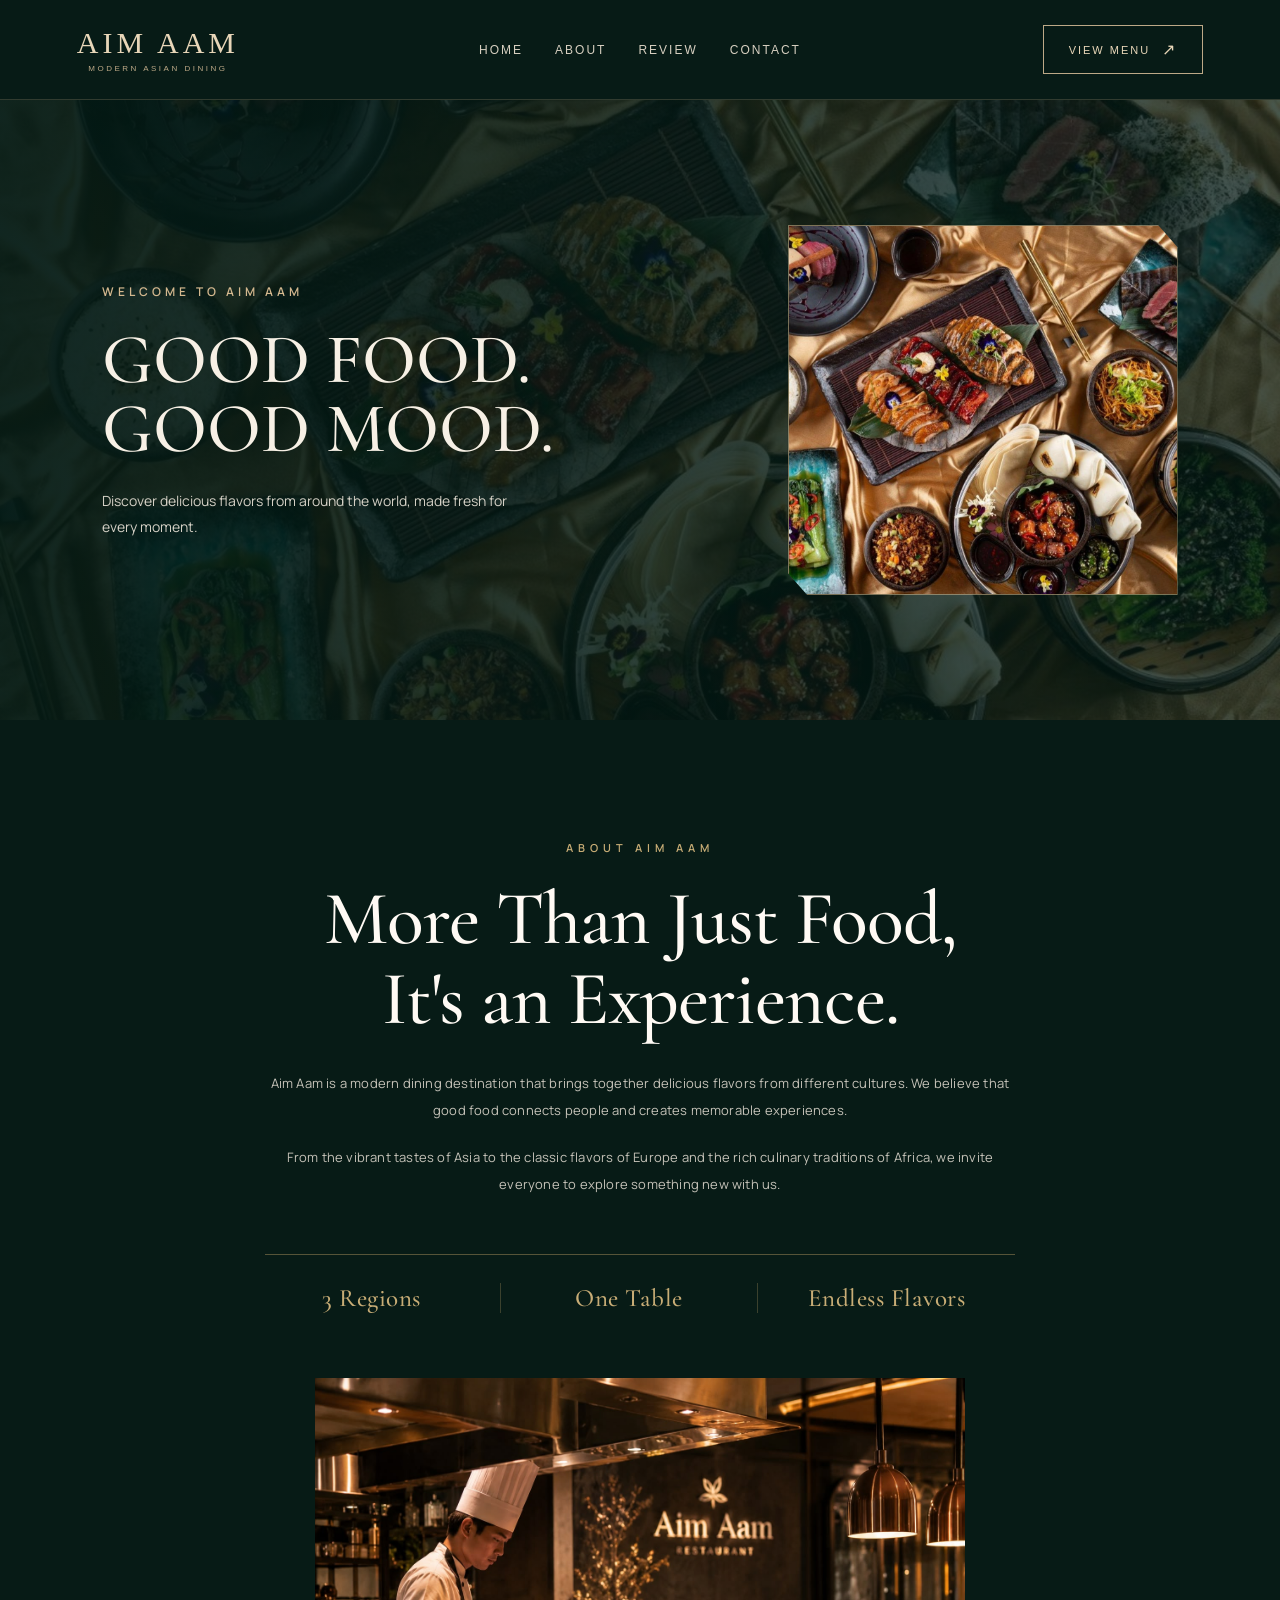
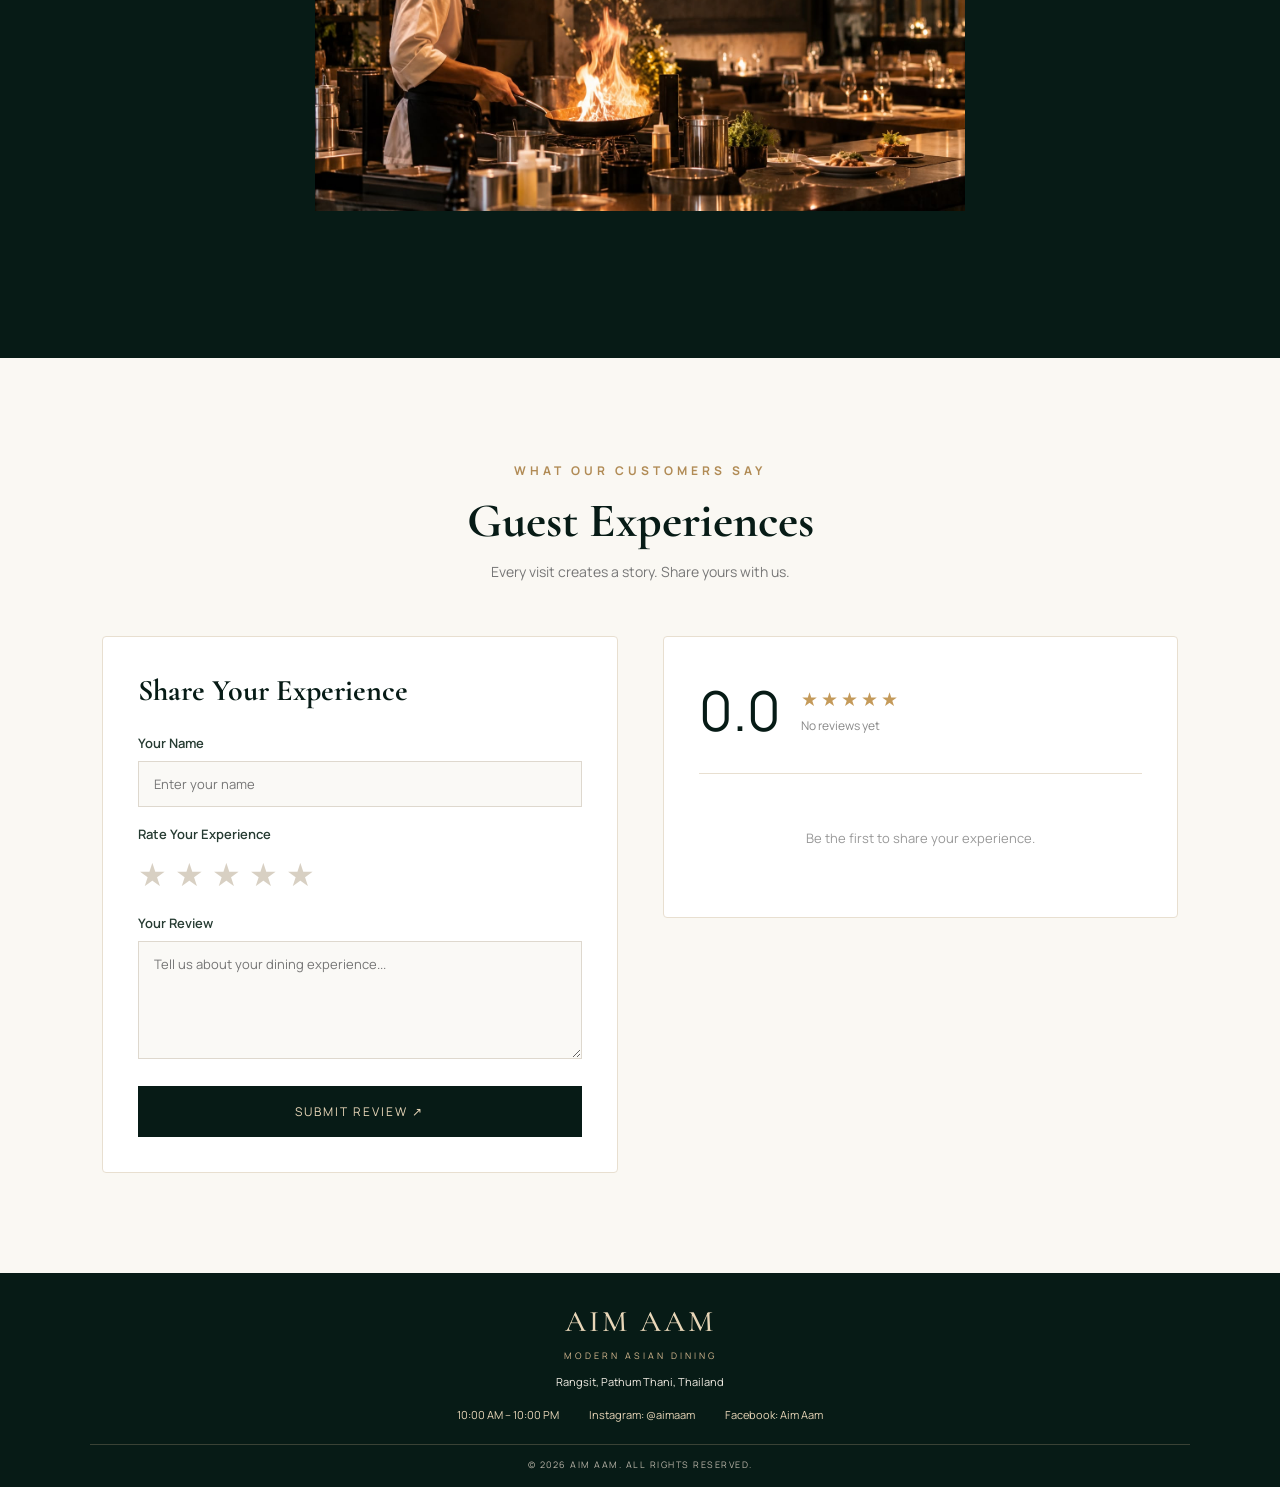
<file: index.html>
<!DOCTYPE html>
<html lang="en">

<head>
    <meta charset="UTF-8">
    <meta name="viewport" content="1200">
    <title>Aim Aam | Modern Asian Dining</title>
    <link rel="stylesheet" href="style.css">
</head>

<body>

    <!-- LUXURY HEADER -->
<header class="header">

    <!-- BRAND LOGO -->
    <a href="#home" class="logo">
        <span class="logo-main">AIM AAM</span>
        <span class="logo-sub">MODERN ASIAN DINING</span>
    </a>

    <!-- NAVIGATION -->
    <nav class="navbar">
        <a href="#home">HOME</a>
        <a href="#about">ABOUT</a>
         <a href="#reviews">REVIEW</a>
        <a href="#contact">CONTACT</a>
    </nav>

    <!-- MENU BUTTON -->
    <a href="menu.html" class="header-menu-button">
        VIEW MENU <span>↗</span>
    </a>

</header>

<!-- HERO SECTION -->
<section class="hero-section" id="home">

    <div class="hero-content">

        <span>WELCOME TO AIM AAM</span>

        <h1>Good Food.<br>Good Mood.</h1>

        <p>
            Discover delicious flavors from around the world,
            made fresh for every moment.
        </p>

    </div>

    <div class="hero-image">
        <img src="images/hero-food.jpeg" alt="Aim Aam Delicious Food">
    </div>

</section>


      <!-- REGION MENU CONTENT -->
<div id="regionContent" class="region-content" style="display: none;">

    <button id="backToRegions" class="back-button">
        ← Back to Regions
    </button>

    <div id="regionTitle"></div>

    <div class="region-layout">

        <!-- FOOD MENU -->
        <div class="region-food-area">
            <div id="regionFoodGrid" class="food-grid"></div>
        </div>

        <!-- MY CART -->
        <section class="cart-section" id="cart">

            <div class="cart-heading">
                <span>YOUR ORDER</span>
                <h2>My Cart</h2>
                <p>Review your selected dishes before checkout.</p>
            </div>

            <div class="cart-container">

                <div id="cartItems">
                    <p class="empty-cart">
                        Your cart is currently empty.
                    </p>
                </div>

                <div class="cart-summary">
                    <h3>Order Summary</h3>

                    <div class="cart-total-row">
                        <span>Total</span>
                        <span id="cartTotal">฿0</span>
                    </div>

                    <button id="checkoutButton" class="checkout-button" disabled>
                        Proceed to Checkout
                    </button>
                </div>

            </div>

        </section>

    </div>

</div>

    <!-- =================================
     CHECKOUT SECTION
================================= -->

<section class="checkout-section" id="checkout" style="display: none;">

    <div class="checkout-heading">
        <span>COMPLETE YOUR ORDER</span>
        <h2>Checkout</h2>
        <p>Please enter your information to continue.</p>
    </div>

    <div class="checkout-container">

        <div class="checkout-form">

            <h3>Customer Information</h3>

            <label for="customerName">Full Name</label>
            <input type="text" id="customerName" placeholder="Enter your name">

            <label for="customerPhone">Phone Number</label>
            <input type="tel" id="customerPhone" placeholder="Enter your phone number">

            <div class="checkout-divider"></div>

            <h3>How would you like to receive your order?</h3>

            <label for="orderType">Order Type</label>
            <select id="orderType">
                <option value="">Select order type</option>
                <option value="dine-in">Dine-in</option>
                <option value="takeaway">Takeaway</option>
                <option value="delivery">Delivery</option>
            </select>

            <!-- DINE-IN DETAILS -->
            <div id="dineInDetails" style="display: none;">
                <label for="tableNumber">Table Number</label>
                <input type="text" id="tableNumber" placeholder="Enter your table number">
            </div>

            <!-- TAKEAWAY DETAILS -->
            <div id="takeawayDetails" style="display: none;">
                <label for="pickupTime">Pickup Time</label>
                <input type="time" id="pickupTime">
            </div>

            <!-- DELIVERY DETAILS -->
            <div id="deliveryDetails" style="display: none;">
                <label for="deliveryAddress">Delivery Address</label>
                <textarea id="deliveryAddress" placeholder="Enter your full delivery address"></textarea>
            </div>

            <button type="button" id="placeOrderButton">
                Place Order
            </button>

        </div>

    </div>

</section>
<!-- ABOUT SECTION -->
<section class="about-section" id="about">

    <div class="about-container">

        <!-- LEFT: ABOUT CONTENT -->
        <div class="about-content">

            <span class="about-label">ABOUT AIM AAM</span>

            <h2>More Than Just Food,<br>
                It's an Experience.</h2>

            <p>
                Aim Aam is a modern dining destination that brings
                together delicious flavors from different cultures.
                We believe that good food connects people and creates
                memorable experiences.
            </p>

            <p>
                From the vibrant tastes of Asia to the classic flavors
                of Europe and the rich culinary traditions of Africa,
                we invite everyone to explore something new with us.
            </p>

            <div class="about-highlight">
                <span>3 Regions</span>
                <span>One Table</span>
                <span>Endless Flavors</span>
            </div>

        </div>

        <!-- RIGHT: ABOUT IMAGE -->
        <div class="about-image">
            <img src="images/about-food.png" alt="Aim Aam Chef Cooking">
        </div>

    </div>

</section>

<!-- CUSTOMER REVIEWS SECTION -->
<section class="reviews-section" id="reviews">

    <div class="reviews-heading">
        <span>WHAT OUR CUSTOMERS SAY</span>
        <h2>Guest Experiences</h2>
        <p>Every visit creates a story. Share yours with us.</p>
    </div>

    <div class="reviews-container">

        <!-- REVIEW FORM -->
        <div class="review-form">

            <h3>Share Your Experience</h3>

            <label for="reviewName">Your Name</label>
            <input
                type="text"
                id="reviewName"
                placeholder="Enter your name"
            >

            <label>Rate Your Experience</label>

            <div class="rating-stars" id="ratingStars">
                <button type="button" data-rating="1" aria-label="1 star">★</button>
                <button type="button" data-rating="2" aria-label="2 stars">★</button>
                <button type="button" data-rating="3" aria-label="3 stars">★</button>
                <button type="button" data-rating="4" aria-label="4 stars">★</button>
                <button type="button" data-rating="5" aria-label="5 stars">★</button>
            </div>

            <label for="reviewComment">Your Review</label>
            <textarea
                id="reviewComment"
                rows="5"
                placeholder="Tell us about your dining experience..."
            ></textarea>

            <button type="button" id="submitReview">
                SUBMIT REVIEW ↗
            </button>

        </div>

        <!-- REVIEW DISPLAY -->
        <div class="review-display">

            <div class="review-summary">
                <span class="review-average" id="reviewAverage">0.0</span>
                <div>
                    <div class="review-average-stars">★★★★★</div>
                    <p id="reviewCount">No reviews yet</p>
                </div>
            </div>

            <div id="reviewsList" class="reviews-list">
                <p class="no-reviews">
                    Be the first to share your experience.
                </p>
            </div>

        </div>

    </div>

</section>


<!-- CONTACT FOOTER -->
<footer class="contact-section" id="contact">

    <div class="footer-brand">
        <h2>AIM AAM</h2>
        <span>MODERN ASIAN DINING</span>
        <p>Rangsit, Pathum Thani, Thailand</p>
    </div>

    <div class="footer-details">
        <span>10:00 AM – 10:00 PM</span>
        <span>Instagram: @aimaam</span>
        <span>Facebook: Aim Aam</span>
    </div>

    <div class="footer-bottom">
        © 2026 AIM AAM. ALL RIGHTS RESERVED.
    </div>

</footer>

    <!-- JAVASCRIPT -->
    <script src="script.js"></script>

</body>
</html>
</file>
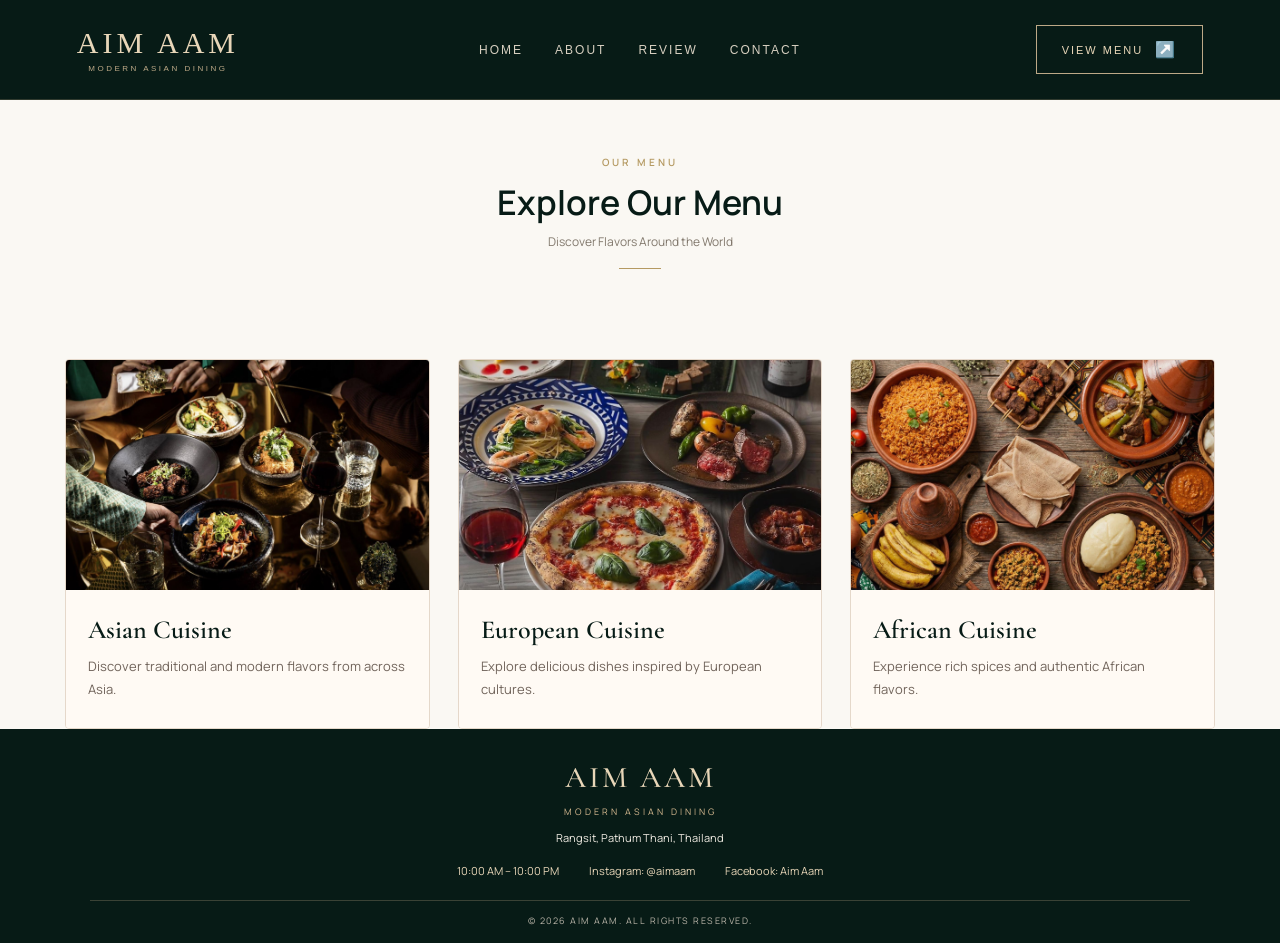
<file: menu.html>
<!DOCTYPE html>
<html lang="en">

<head>
    <meta charset="UTF-8">
    <meta name="viewport" content="width=device-width, initial-scale=1.0">
    <title>Menu | Aim Aam - Modern Asian Dining</title>
    <link rel="stylesheet" href="style.css">
</head>

<body>

    <!-- LUXURY HEADER -->
    <header class="header">

        <a href="index.html" class="logo">
            <span class="logo-main">AIM AAM</span>
            <span class="logo-sub">MODERN ASIAN DINING</span>
        </a>

        <nav class="navbar">
            <a href="index.html">HOME</a>
            <a href="index.html#about">ABOUT</a>
             <a href="index.html#reviews">REVIEW</a>
            <a href="index.html#contact">CONTACT</a>
        </nav>

        <a href="#regionSelection" class="header-menu-button">
            VIEW MENU <span>↗️</span>
        </a>

    </header>

    <!-- MENU HEADING -->
    <div class="menu-heading">
        <span>OUR MENU</span>
        <h2>Explore Our Menu</h2>
        <p>Discover Flavors Around the World</p>
        <div class="menu-heading-line"></div>
    </div>

    <!-- REGION SELECTION -->
    <div class="food-grid" id="regionSelection">

        <div class="food-card region-card" data-region="asian">
            <img src="images/Asian Cuisine.jpeg" alt="Asian Cuisine">
            <div class="food-info">
                <h3>Asian Cuisine</h3>
                <p>Discover traditional and modern flavors from across Asia.</p>
            </div>
        </div>

        <div class="food-card region-card" data-region="european">
            <img src="images/European Cuisine.jpeg" alt="European Cuisine">
            <div class="food-info">
                <h3>European Cuisine</h3>
                <p>Explore delicious dishes inspired by European cultures.</p>
            </div>
        </div>

        <div class="food-card region-card" data-region="african">
            <img src="images/African Cuisine.jpeg" alt="African Cuisine">
            <div class="food-info">
                <h3>African Cuisine</h3>
                <p>Experience rich spices and authentic African flavors.</p>
            </div>
        </div>

    </div>

    <!-- REGION MENU CONTENT -->
    <div id="regionContent" class="region-content" style="display: none;">

        <button id="backToRegions" class="back-button">
            ← Back to Regions
        </button>

        <div id="regionTitle"></div>

        <div class="region-layout">

            <div class="region-food-area">
                <div id="regionFoodGrid" class="food-grid"></div>
            </div>

            <!-- SHOPPING CART -->
            <section class="cart-section" id="cart">

                <div class="cart-heading">
                    <span>YOUR ORDER</span>
                    <h2>My Cart</h2>
                    <p>Review your selected dishes before checkout.</p>
                </div>

                <div class="cart-container">

                    <div id="cartItems">
                        <p class="empty-cart">
                            Your cart is currently empty.
                        </p>
                    </div>

                    <div class="cart-summary">
                        <h3>Order Summary</h3>

                        <div class="cart-total-row">
                            <span>Total</span>
                            <span id="cartTotal">฿0</span>
                        </div>

                        <button id="checkoutButton" class="checkout-button" disabled>
                            Proceed to Checkout
                        </button>
                    </div>

                </div>

            </section>

        </div>

    </div>

    <!-- CHECKOUT -->
    <section class="checkout-section" id="checkout" style="display: none;">

        <div class="checkout-heading">
            <span>COMPLETE YOUR ORDER</span>
            <h2>Checkout</h2>
            <p>Please enter your information to continue.</p>
        </div>

        <div class="checkout-container">

            <div class="checkout-form">

                <h3>Customer Information</h3>

                <label for="customerName">Full Name</label>
                <input type="text" id="customerName" placeholder="Enter your name">

                <label for="customerPhone">Phone Number</label>
                <input type="tel" id="customerPhone" placeholder="Enter your phone number">

                <div class="checkout-divider"></div>

                <h3>How would you like to receive your order?</h3>

                <label for="orderType">Order Type</label>
                <select id="orderType">
                    <option value="">Select order type</option>
                    <option value="dine-in">Dine-in</option>
                    <option value="takeaway">Takeaway</option>
                    <option value="delivery">Delivery</option>
                </select>

                <div id="dineInDetails" style="display: none;">
                    <label for="tableNumber">Table Number</label>
                    <input type="text" id="tableNumber" placeholder="Enter your table number">
                </div>

                <div id="takeawayDetails" style="display: none;">
                    <label for="pickupTime">Pickup Time</label>
                    <input type="time" id="pickupTime">
                </div>

                <div id="deliveryDetails" style="display: none;">
                    <label for="deliveryAddress">Delivery Address</label>
                    <textarea id="deliveryAddress" placeholder="Enter your full delivery address"></textarea>
                </div>

                <button type="button" id="placeOrderButton">
                    Place Order
                </button>

            </div>

        </div>

    </section>

    <!-- FOOTER -->
    <footer class="contact-section">

        <div class="footer-brand">
            <h2>AIM AAM</h2>
            <span>MODERN ASIAN DINING</span>
            <p>Rangsit, Pathum Thani, Thailand</p>
        </div>

        <div class="footer-details">
            <span>10:00 AM – 10:00 PM</span>
            <span>Instagram: @aimaam</span>
            <span>Facebook: Aim Aam</span>
        </div>

        <div class="footer-bottom">
            © 2026 AIM AAM. ALL RIGHTS RESERVED.
        </div>

    </footer>

    <!-- JAVASCRIPT -->
    <script src="menu-data.js"></script>
    <script src="menu.js"></script>

</body>
</html>
</file>
<file: style.css>
/* =========================
   1. GLOBAL - AIM AAM
========================= */

@import url('https://fonts.googleapis.com/css2?family=Cormorant+Garamond:wght@400;500;600;700&family=Manrope:wght@400;500;600;700&display=swap');

* {
    margin: 0;
    padding: 0;
    box-sizing: border-box;
}

html {
    scroll-behavior: smooth;
}

body {
    width: 100%;
    font-family: 'Manrope', sans-serif;
    background-color: #faf8f3;
    color: #29251f;
    overflow-x: hidden;
}

h1, h2, h3 {
    font-family: 'Cormorant Garamond', serif;
}


/* =========================
   2. LUXURY HEADER
========================= */

.header {
    width: 100%;
    min-height: 100px;
    padding: 15px 6%;
    display: grid;
    grid-template-columns: 1fr auto 1fr;
    align-items: center;
    gap: 25px;
    background: #071b16;
    border-bottom: 1px solid rgba(212, 184, 143, 0.2);
    position: relative;
    z-index: 100;
}

/* BRAND LOGO */

.logo {
    justify-self: start;
    display: flex;
    flex-direction: column;
    align-items: center;
    text-decoration: none;
    gap: 4px;
}

.logo-main {
    font-family: "Times New Roman", serif;
    font-size: 30px;
    font-weight: 400;
    letter-spacing: 4px;
    color: #e8d6b8;
}

.logo-sub {
    font-family: Arial, sans-serif;
    font-size: 8px;
    letter-spacing: 2.5px;
    color: #bda987;
}

/* NAVIGATION */

.navbar {
    justify-self: center;
    display: flex;
    align-items: center;
    justify-content: center;
    gap: 32px;
    white-space: nowrap;
}

.navbar a {
    position: relative;
    text-decoration: none;
    color: #d8d0c1;
    font-family: Arial, sans-serif;
    font-size: 12px;
    letter-spacing: 2px;
    transition: color 0.3s ease;
}

.navbar a::after {
    content: "";
    position: absolute;
    left: 0;
    bottom: -8px;
    width: 0;
    height: 1px;
    background: #d4b88f;
    transition: width 0.3s ease;
}

.navbar a:hover {
    color: #f5dfb9;
}

.navbar a:hover::after {
    width: 100%;
}

/* VIEW MENU BUTTON */

.header-menu-button {
    justify-self: end;
    display: inline-flex;
    align-items: center;
    gap: 12px;
    padding: 14px 25px;
    border: 1px solid #bda987;
    background: transparent;
    color: #e8d6b8;
    text-decoration: none;
    font-family: Arial, sans-serif;
    font-size: 11px;
    letter-spacing: 2px;
    white-space: nowrap;
    transition: all 0.35s ease;
}

.header-menu-button span {
    font-size: 16px;
    transition: transform 0.3s ease;
}

.header-menu-button:hover {
    background: rgba(212, 184, 143, 0.15);
    border-color: #fff0d0;
    color: #fff4df;
    box-shadow:
        0 0 12px rgba(212, 184, 143, 0.3),
        0 0 28px rgba(212, 184, 143, 0.15);
}

.header-menu-button:hover span {
    transform: translate(3px, -3px);
}

.header-menu-button:active {
    transform: scale(0.96);
    background: rgba(212, 184, 143, 0.25);
    box-shadow: 0 0 25px rgba(212, 184, 143, 0.5);
}


/* =========================
   3. LUXURY HERO SECTION
========================= */

.hero-section {
    position: relative;
    width: 100%;
    min-height: 620px;
    padding: 85px 8%;
    display: flex;
    align-items: center;
    justify-content: space-between;
    gap: 65px;

    background:
        linear-gradient(
            90deg,
            rgba(2, 25, 20, 0.94),
            rgba(2, 25, 20, 0.72)
        ),
        url("images/hero-food.jpeg") center/cover no-repeat;

    overflow: hidden;
}

/* HERO TEXT */

.hero-content {
    position: relative;
    z-index: 2;
    flex: 1 1 50%;
    min-width: 0;
    max-width: 550px;
    padding: 0;
}

.hero-content span {
    display: inline-block;
    color: #d4b88f;
    font-size: 12px;
    font-weight: 600;
    letter-spacing: 4px;
    margin-bottom: 25px;
}

.hero-content h1 {
    font-family: 'Cormorant Garamond', serif;
    font-size: clamp(55px, 5.5vw, 78px);
    line-height: 0.98;
    font-weight: 500;
    color: #f7f0e5;
    margin-bottom: 25px;
    text-align: left;
    text-transform: uppercase;
}

.hero-content p {
    font-size: 14px;
    line-height: 1.9;
    color: #d4d0c5;
    max-width: 410px;
    text-align: left;
    margin-bottom: 0;
}

/* EDITORIAL FOOD IMAGE */

.hero-image {
    position: relative;
    z-index: 2;
    flex: 0 0 390px;
    width: 390px;
    max-width: 42%;
    height: 370px;
    overflow: hidden;

    border: 1px solid rgba(212, 184, 143, 0.55);

    box-shadow:
        12px 12px 0 rgba(212, 184, 143, 0.12),
        0 20px 45px rgba(0, 0, 0, 0.35);

    clip-path: polygon(
        0 0,
        95% 0,
        100% 6%,
        100% 100%,
        5% 100%,
        0 94%
    );
}

.hero-image img {
    display: block;
    width: 100%;
    height: 100%;
    object-fit: cover;
    object-position: center;
    border-radius: 0;
}

/* =========================
   AIM AAM - LUXURY ABOUT
========================= */

.about-section {
    position: relative;
    width: 100%;
    padding: 120px 8%;
    background: #071b16;
    overflow: hidden;
}

.about-content {
    position: relative;
    max-width: 1050px;
    margin: 0 auto;
    padding: 20px 0;
}

/* ABOUT LABEL */

.about-label {
    display: inline-block;
    color: #c8ad76;
    font-family: 'Manrope', sans-serif;
    font-size: 11px;
    font-weight: 600;
    letter-spacing: 5px;
    margin-bottom: 28px;
}

/* MAIN HEADING */

.about-content h2 {
    color: #fffaf4;
    font-family: 'Cormorant Garamond', serif;
    font-size: clamp(48px, 6vw, 76px);
    font-weight: 500;
    line-height: 1.05;
    letter-spacing: -1px;
    margin-bottom: 35px;
}

/* DESCRIPTION */

.about-content p {
    max-width: 680px;
    color: #c5c2b8;
    font-family: 'Manrope', sans-serif;
    font-size: 13px;
    font-weight: 400;
    line-height: 2.1;
    letter-spacing: 0.2px;
    margin-bottom: 18px;
}

/* HIGHLIGHT DETAILS */

.about-highlight {
    display: flex;
    flex-wrap: wrap;
    gap: 0;
    max-width: 750px;
    margin-top: 55px;
    padding-top: 28px;
    border-top: 1px solid rgba(181, 154, 98, 0.45);
}

.about-highlight span {
    flex: 1;
    min-width: 150px;
    color: #c8ad76;
    font-family: 'Cormorant Garamond', serif;
    font-size: 25px;
    font-weight: 500;
    letter-spacing: 0.5px;
    padding: 0 22px;
    border-right: 1px solid rgba(181, 154, 98, 0.3);
}

.about-highlight span:first-child {
    padding-left: 0;
}

.about-highlight span:last-child {
    border-right: none;
}

/* RESPONSIVE */

@media (max-width: 600px) {
    .about-section {
        padding: 80px 7%;
    }

    .about-content h2 {
        font-size: 46px;
    }

    .about-content p {
        font-size: 12px;
    }

    .about-highlight {
        gap: 20px;
        margin-top: 35px;
    }

    .about-highlight span {
        min-width: 100%;
        padding: 0 0 15px;
        border-right: none;
        border-bottom: 1px solid rgba(181, 154, 98, 0.25);
        font-size: 23px;
    }
}
/* =========================
   5. MINIMAL LUXURY FOOTER
========================= */

.contact-section {
    width: 100%;
    padding: 30px 7% 16px;
    background: #071b16;
    text-align: center;
}

.footer-brand h2 {
    color: #e8d6b8;
    font-family: 'Cormorant Garamond', serif;
    font-size: 30px;
    font-weight: 500;
    letter-spacing: 3px;
    margin: 0 0 2px;
}

.footer-brand span {
    color: #d4b88f;
    font-family: 'Manrope', sans-serif;
    font-size: 9px;
    letter-spacing: 3px;
}

.footer-brand p {
    color: #f3eee5;
    font-family: 'Manrope', sans-serif;
    font-size: 11px;
    margin: 10px 0 18px;
}

.footer-details {
    display: flex;
    justify-content: center;
    align-items: center;
    flex-wrap: wrap;
    gap: 12px 30px;
    margin-bottom: 22px;
}

.footer-details span {
    color: #e8d6b8;
    font-family: 'Manrope', sans-serif;
    font-size: 11px;
}

.footer-bottom {
    border-top: 1px solid rgba(212, 184, 143, 0.25);
    padding-top: 13px;
    color: #b9b4a8;
    font-family: 'Manrope', sans-serif;
    font-size: 9px;
    letter-spacing: 1.5px;
}

@media (max-width: 600px) {
    .contact-section {
        padding: 25px 6% 14px;
    }

    .footer-details {
        flex-direction: column;
        gap: 9px;
        margin-bottom: 18px;
    }
}

/* =========================
   REGION SELECTION CARDS
========================= */

#regionSelection {
    display: grid;
    grid-template-columns: repeat(3, minmax(0, 1fr));
    gap: 28px;
    width: 100%;
    max-width: 1150px;
    margin: 55px auto 0;
    align-items: stretch;
}

.region-card {
    position: relative;
    display: flex;
    flex-direction: column;
    width: 100%;
    min-width: 0;
    overflow: hidden;
    background: #fffaf4;
    border: 1px solid #e5d8ca;
    border-radius: 4px;
    cursor: pointer;
    transition: transform 0.35s ease, box-shadow 0.35s ease;
}

.region-card:hover {
    transform: translateY(-8px);
    box-shadow: 0 18px 35px rgba(7, 27, 22, 0.15);
}

.region-card > img {
    display: block;
    width: 100%;
    height: 230px;
    object-fit: cover;
    object-position: center;
    flex: none;
    transition: transform 0.5s ease;
}

.region-card:hover > img {
    transform: scale(1.04);
}

.region-card .food-info {
    padding: 24px 22px 26px;
    text-align: left;
    background: #fffaf4;
    flex: 1;
}

.region-card .food-info h3 {
    color: #071b16;
    font-family: 'Cormorant Garamond', serif;
    font-size: 26px;
    font-weight: 600;
    margin-bottom: 10px;
}

.region-card .food-info p {
    color: #71645b;
    font-size: 13px;
    line-height: 1.8;
}


/* =========================
   REGION RESPONSIVE
========================= */

@media (max-width: 850px) {
    #regionSelection {
        grid-template-columns: repeat(3, minmax(0, 1fr));
        gap: 18px;
    }

    .region-card > img {
        height: 190px;
    }

    .region-card .food-info {
        padding: 16px;
    }

    .region-card .food-info h3 {
        font-size: 20px;
    }
}
/* =========================
   FOOD MENU CARDS - COMPACT
========================= */

#regionFoodGrid {
    display: grid;
    grid-template-columns: repeat(3, minmax(0, 1fr));
    grid-auto-rows: auto;
    gap: 18px;
    width: 100%;
    align-items: start;
}

#regionFoodGrid .food-card {
    display: flex;
    flex-direction: column;
    width: 100%;
    min-width: 0;
    min-height: 0;
    height: 100%;
    overflow: hidden;
    background: #fffaf4;
    border: 1px solid #e5d8ca;
    border-radius: 4px;
}

#regionFoodGrid .food-card > img {
    display: block;
    width: 100%;
    height: 145px;
    min-height: 145px;
    object-fit: cover;
    object-position: center;
}

#regionFoodGrid .food-card .food-info {
    display: flex;
    flex-direction: column;
    flex: 1;
    padding: 14px;
}

#regionFoodGrid .food-card .food-info h3 {
    min-height: 0;
    font-size: 19px;
    margin-bottom: 7px;
}

#regionFoodGrid .food-card .food-info p {
    min-height: 0;
    font-size: 12px;
    line-height: 1.6;
    margin-bottom: 8px;
}

#regionFoodGrid .food-card .food-info span {
    margin-top: auto;
    display: block;
    padding-top: 8px;
}

#regionFoodGrid .food-card .add-cart-button {
    width: 100%;
    margin-top: 10px;
    padding: 10px;
}

/* TABLET */

@media (max-width: 850px) {
    #regionFoodGrid {
        grid-template-columns: repeat(2, minmax(0, 1fr));
        gap: 14px;
    }

    #regionFoodGrid .food-card > img {
        height: 135px;
        min-height: 135px;
    }
}

/* MOBILE */

@media (max-width: 550px) {
    #regionFoodGrid {
        grid-template-columns: repeat(2, minmax(0, 1fr));
        gap: 10px;
    }

    #regionFoodGrid .food-card > img {
        height: 110px;
        min-height: 110px;
    }

    #regionFoodGrid .food-card .food-info {
        padding: 10px;
    }

    #regionFoodGrid .food-card .food-info h3 {
        font-size: 16px;
    }
}

/* =========================
   FOOD MENU RESPONSIVE
========================= */

@media (max-width: 850px) {
    #regionFoodGrid {
        grid-template-columns: repeat(3, minmax(0, 1fr));
        gap: 16px;
    }

    #regionFoodGrid .food-card {
        min-height: 400px;
    }

    #regionFoodGrid .food-card > img {
        height: 160px;
        min-height: 160px;
    }

    #regionFoodGrid .food-card .food-info {
        padding: 12px;
    }

    #regionFoodGrid .food-card .food-info h3 {
        font-size: 15px;
        min-height: 50px;
    }

    #regionFoodGrid .food-card .food-info p {
        font-size: 12px;
        min-height: 65px;
    }

    #regionFoodGrid .food-card .add-cart-button {
        font-size: 12px;
        padding: 10px 5px;
    }
}

/* =========================
   LUXURY MENU HEADING
========================= */

.menu-section {
    padding-top: 100px;
}

.menu-section .menu-heading {
    width: 100%;
    max-width: 700px;
    margin: 0 auto 65px;
    text-align: center;
    position: relative;
}

.menu-section .menu-heading span {
    display: inline-block;
    color: #b59a62;
    font-family: 'Manrope', sans-serif;
    font-size: 11px;
    font-weight: 600;
    letter-spacing: 5px;
    text-transform: uppercase;
    margin-bottom: 20px;
}

.menu-section .menu-heading span::after {
    content: "";
    display: block;
    width: 42px;
    height: 1px;
    background: #b59a62;
    margin: 16px auto 0;
}

.menu-section .menu-heading h2 {
    color: #071b16;
    font-family: 'Cormorant Garamond', serif;
    font-size: clamp(42px, 5vw, 60px);
    font-weight: 500;
    line-height: 1.05;
    letter-spacing: -1px;
    margin: 0 0 18px;
}

.menu-section .menu-heading p {
    color: #81776d;
    font-family: 'Manrope', sans-serif;
    font-size: 13px;
    font-weight: 400;
    line-height: 1.9;
    letter-spacing: 0.3px;
    max-width: 450px;
    margin: 0 auto;
}

@media (max-width: 600px) {
    .menu-section {
        padding-top: 70px;
    }

    .menu-section .menu-heading {
        margin-bottom: 40px;
        padding: 0 18px;
    }

    .menu-section .menu-heading h2 {
        font-size: 42px;
    }

    .menu-section .menu-heading span {
        letter-spacing: 4px;
    }
}
/* =========================
   LUXURY ADD TO CART BUTTON
========================= */

#regionFoodGrid .add-cart-button {
    width: 100%;
    min-height: 46px;
    margin-top: 18px;
    padding: 12px 20px;

    background: #071b16;
    color: #c8ad76;

    border: 1px solid #a88d5b;
    border-radius: 2px;

    font-family: 'Manrope', sans-serif;
    font-size: 11px;
    font-weight: 600;
    letter-spacing: 2px;
    text-transform: uppercase;

    cursor: pointer;
    transition: all 0.35s ease;
}

#regionFoodGrid .add-cart-button:hover {
    background: #b59a62;
    color: #071b16;
    border-color: #b59a62;
    box-shadow: 0 6px 18px rgba(181, 154, 98, 0.2);
    transform: translateY(-2px);
}

#regionFoodGrid .add-cart-button:active {
    transform: translateY(0);
    box-shadow: none;
}
/* =========================
   6. SHOPPING CART SECTION
========================= */

.cart-section {
    background: #f5eee5;
    padding: 90px 10%;
}

.cart-heading {
    text-align: center;
    margin-bottom: 45px;
}

.cart-heading span {
    color: #b86f50;
    font-size: 13px;
    font-weight: 700;
    letter-spacing: 3px;
}

.cart-heading h2 {
    color: #3b3029;
    font-size: 38px;
    margin: 15px 0;
}

.cart-heading p {
    color: #71645b;
    font-size: 15px;
}

.cart-container {
    display: grid;
    grid-template-columns: 2fr 1fr;
    gap: 30px;
    max-width: 1100px;
    margin: auto;
    align-items: start;
}

#cartItems {
    background: #fffaf4;
    padding: 30px;
    border-radius: 18px;
    min-height: 180px;
}

.empty-cart {
    color: #8a7b70;
    text-align: center;
    padding: 45px 10px;
    font-size: 15px;
}

.cart-summary {
    background: #fffaf4;
    padding: 30px;
    border-radius: 18px;
}

.cart-summary h3 {
    color: #3b3029;
    font-size: 21px;
    margin-bottom: 25px;
}

.cart-total-row {
    display: flex;
    justify-content: space-between;
    border-top: 1px solid #e5d8ca;
    padding-top: 20px;
    margin-bottom: 25px;
    color: #3b3029;
    font-weight: 700;
    font-size: 18px;
}

.checkout-button {
    width: 100%;
    background: #b86f50;
    color: white;
    border: none;
    padding: 15px;
    border-radius: 10px;
    font-size: 15px;
    font-weight: 600;
    cursor: pointer;
    transition: 0.3s;
}

.checkout-button:hover:not(:disabled) {
    background: #96553b;
}

.checkout-button:disabled {
    background: #c9b7aa;
    cursor: not-allowed;
}


/* =========================
   7. CART ITEM DESIGN
========================= */

.cart-item {
    display: flex;
    align-items: center;
    justify-content: space-between;
    gap: 18px;
    padding: 20px 0;
    border-bottom: 1px solid #e5d8ca;
    flex-wrap: wrap;
}

.cart-item:last-child {
    border-bottom: none;
}

.cart-item-info {
    flex: 1;
    min-width: 150px;
}

.cart-item-info h4 {
    color: #3b3029;
    font-size: 16px;
    margin-bottom: 7px;
}

.cart-item-info p {
    color: #8a7b70;
    font-size: 13px;
    margin: 0;
}

.cart-item-controls {
    display: flex;
    align-items: center;
    gap: 10px;
}

.quantity-button {
    width: 30px;
    height: 30px;
    border: 1px solid #d9b8a6;
    background: #fffaf4;
    color: #96553b;
    border-radius: 8px;
    font-size: 18px;
    cursor: pointer;
    transition: 0.3s;
}

.quantity-button:hover {
    background: #b86f50;
    color: white;
}

.cart-item-controls span {
    min-width: 18px;
    text-align: center;
    color: #3b3029;
    font-weight: 600;
}

.remove-button {
    background: transparent;
    border: none;
    color: #b86f50;
    font-size: 13px;
    cursor: pointer;
    text-decoration: underline;
}

.remove-button:hover {
    color: #7d3f2b;
}

.cart-item > strong {
    color: #3b3029;
    min-width: 70px;
    text-align: right;
}


/* =========================
   8. CHECKOUT SECTION
========================= */

.checkout-section {
    background: #f5eee5;
    padding: 90px 10%;
    min-height: 500px;
}

.checkout-heading {
    text-align: center;
    margin-bottom: 45px;
}

.checkout-heading span {
    color: #b86f50;
    font-size: 13px;
    font-weight: 700;
    letter-spacing: 3px;
}

.checkout-heading h2 {
    color: #3b3029;
    font-size: 38px;
    margin: 15px 0;
}

.checkout-heading p {
    color: #71645b;
    font-size: 15px;
}

.checkout-container {
    max-width: 750px;
    margin: auto;
}

.checkout-form {
    background: #fffaf4;
    padding: 40px;
    border-radius: 18px;
    box-shadow: 0 8px 25px rgba(59, 48, 41, 0.06);
}

.checkout-form h3 {
    color: #3b3029;
    font-size: 21px;
    margin-bottom: 25px;
}

.checkout-form label {
    display: block;
    color: #5d4d43;
    font-size: 14px;
    font-weight: 600;
    margin-bottom: 9px;
    margin-top: 20px;
}

.checkout-form input,
.checkout-form select,
.checkout-form textarea {
    width: 100%;
    padding: 14px 16px;
    border: 1px solid #e5d8ca;
    border-radius: 10px;
    background: #ffffff;
    color: #3b3029;
    font-size: 14px;
    outline: none;
    transition: 0.3s;
    font-family: inherit;
}

.checkout-form input:focus,
.checkout-form select:focus,
.checkout-form textarea:focus {
    border-color: #b86f50;
    box-shadow: 0 0 0 3px rgba(184, 111, 80, 0.12);
}

.checkout-form textarea {
    min-height: 110px;
    resize: vertical;
}

.checkout-divider {
    height: 1px;
    background: #e5d8ca;
    margin: 35px 0;
}

#dineInDetails,
#takeawayDetails,
#deliveryDetails {
    margin-top: 20px;
}

#placeOrderButton {
    width: 100%;
    margin-top: 35px;
    padding: 16px;
    background: #b86f50;
    color: white;
    border: none;
    border-radius: 10px;
    font-size: 15px;
    font-weight: 700;
    cursor: pointer;
    transition: 0.3s;
}

#placeOrderButton:hover {
    background: #96553b;
}


/* =========================
   9. TABLET RESPONSIVE
========================= */

@media (max-width: 850px) {

    /* HEADER */

    .header {
        grid-template-columns: 1fr 1fr;
        row-gap: 20px;
        padding: 20px 5%;
    }

    .logo {
        justify-self: start;
    }

    .header-menu-button {
        justify-self: end;
    }

    .navbar {
        grid-column: 1 / -1;
        grid-row: 2;
        justify-self: center;
        gap: 22px;
    }

    /* HERO */

    .hero-section {
        min-height: 560px;
        padding: 75px 6%;
        gap: 35px;
    }

    .hero-content {
        flex: 1 1 55%;
        max-width: 55%;
    }

    .hero-content h1 {
        font-size: clamp(44px, 6vw, 62px);
    }

    .hero-image {
        flex: 0 1 36%;
        width: 36%;
        max-width: 36%;
        height: 330px;
    }

    /* MENU */

    .menu-heading h2 {
        font-size: 30px;
    }

    .food-grid {
        grid-template-columns: repeat(2, minmax(0, 1fr));
    }

}


/* =========================
   10. MOBILE RESPONSIVE
========================= */

@media (max-width: 600px) {

    /* HEADER */

    .header {
        grid-template-columns: 1fr auto;
        padding: 18px 4%;
        column-gap: 10px;
        row-gap: 18px;
    }

    .logo-main {
        font-size: 23px;
        letter-spacing: 3px;
    }

    .logo-sub {
        font-size: 7px;
        letter-spacing: 1.5px;
    }

    .header-menu-button {
        padding: 10px 12px;
        font-size: 9px;
        gap: 6px;
    }

    .navbar {
        grid-column: 1 / -1;
        grid-row: 2;
        gap: 15px;
        flex-wrap: wrap;
    }

    .navbar a {
        font-size: 10px;
        letter-spacing: 1px;
    }

    /* HERO */

    .hero-section {
        min-height: auto;
        flex-direction: column;
        align-items: flex-start;
        padding: 65px 7%;
        gap: 35px;
    }

    .hero-content {
        width: 100%;
        max-width: 100%;
        flex: none;
    }

    .hero-content h1 {
        font-size: 48px;
    }

    .hero-content p {
        max-width: 100%;
    }

    .hero-image {
        flex: none;
        width: 100%;
        max-width: 100%;
        height: 300px;
        align-self: center;
    }

    /* MENU */

    .food-grid {
        grid-template-columns: 1fr;
    }

    .menu-section {
        padding: 55px 6%;
    }

    /* ABOUT */

    .about-section {
        padding: 70px 7%;
    }

    .about-content h2 {
        font-size: 30px;
    }

    .about-content p {
        font-size: 14px;
    }

    .about-highlight {
        gap: 12px;
    }

    /* CONTACT */

    .contact-container {
        grid-template-columns: 1fr;
    }

    .contact-heading h2 {
        font-size: 30px;
    }

    .contact-section {
        padding: 65px 7%;
    }

    /* CART */

    .cart-section {
        padding: 65px 7%;
    }

    .cart-container {
        grid-template-columns: 1fr;
    }

    .cart-heading h2 {
        font-size: 30px;
    }

    /* CART ITEM */

    .cart-item {
        align-items: flex-start;
    }

    .cart-item-controls {
        flex-wrap: wrap;
    }

    .cart-item > strong {
        width: 100%;
        text-align: left;
    }

    /* CHECKOUT */

    .checkout-section {
        padding: 65px 7%;
    }

    .checkout-heading h2 {
        font-size: 30px;
    }

    .checkout-form {
        padding: 25px 20px;
    }

}


/* =========================
   11. SMALL MOBILE
========================= */

@media (max-width: 400px) {

    .logo-main {
        font-size: 20px;
    }

    .logo-sub {
        font-size: 6px;
    }

    .header-menu-button {
        padding: 9px 10px;
        font-size: 8px;
    }

    .navbar {
        gap: 12px;
    }

    .navbar a {
        font-size: 9px;
    }

    .hero-content h1 {
        font-size: 42px;
    }

    .hero-image {
        height: 260px;
    }

}
/* =========================
   REGION MENU + SIDE CART
========================= */

#regionContent .region-layout {
    display: grid;
    grid-template-columns: minmax(0, 1fr) 320px;
    gap: 35px;
    align-items: start;
    width: 100%;
    margin-top: 30px;
}

#regionContent .region-food-area {
    min-width: 0;
}

#regionContent #regionFoodGrid {
    grid-template-columns: repeat(2, minmax(0, 1fr));
    gap: 24px;
}

/* SIDE CART */

#regionContent .cart-section {
    display: block;
    width: 100%;
    min-width: 0;
    margin: 0;
    padding: 25px 20px;
    position: sticky;
    top: 25px;
    background: #fffaf4;
    border: 1px solid #e5d8ca;
    border-radius: 4px;
}

#regionContent .cart-heading {
    text-align: left;
    margin-bottom: 25px;
}

#regionContent .cart-heading h2 {
    font-family: 'Cormorant Garamond', serif;
    font-size: 36px;
    color: #071b16;
}

#regionContent .cart-heading span {
    color: #b59a62;
    letter-spacing: 3px;
    font-size: 10px;
}

#regionContent .cart-heading p {
    font-size: 12px;
    line-height: 1.7;
}

#regionContent .cart-container {
    display: flex;
    flex-direction: column;
    gap: 25px;
}

#regionContent .cart-summary {
    width: 100%;
}

/* TABLET AND MOBILE */

@media (max-width: 900px) {
    #regionContent .region-layout {
        grid-template-columns: 1fr;
    }

    #regionContent .cart-section {
        position: static;
        max-width: 100%;
    }
}

@media (max-width: 600px) {
    #regionContent #regionFoodGrid {
        grid-template-columns: 1fr;
    }
}
/* =========================
   AIM AAM - PREMIUM BACK BUTTON
========================= */

#regionContent button#backToRegions {
    display: inline-flex !important;
    align-items: center !important;
    justify-content: center !important;
    gap: 14px !important;

    width: auto !important;
    min-width: 190px;
    height: 48px;
    padding: 0 24px !important;
    margin: 15px 0 30px !important;

    background: #071b16 !important;
    color: #c8ad76 !important;

    border: 1px solid #b59a62 !important;
    border-radius: 2px !important;
    box-shadow: 0 5px 15px rgba(7, 27, 22, 0.10);

    font-family: 'Manrope', sans-serif !important;
    font-size: 10px !important;
    font-weight: 600 !important;
    letter-spacing: 2.5px !important;
    text-transform: uppercase !important;

    cursor: pointer;
    transition: all 0.35s ease !important;
}

#regionContent button#backToRegions:hover {
    background: #b59a62 !important;
    color: #071b16 !important;
    border-color: #b59a62 !important;
    box-shadow: 0 8px 22px rgba(181, 154, 98, 0.25);
    transform: translateY(-2px);
}

#regionContent button#backToRegions:active {
    transform: translateY(0);
}
/* ================================
   AIM AAM - CUSTOMER REVIEWS
================================ */

.reviews-section {
    padding: 100px 8%;
    background: #faf8f3;
}

.reviews-heading {
    text-align: center;
    margin-bottom: 55px;
}

.reviews-heading span {
    color: #b18b55;
    font-size: 12px;
    letter-spacing: 4px;
    font-weight: 700;
}

.reviews-heading h2 {
    font-family: 'Cormorant Garamond', serif;
    font-size: 48px;
    color: #071b16;
    margin: 12px 0;
}

.reviews-heading p {
    color: #777;
    font-size: 14px;
}

.reviews-container {
    max-width: 1100px;
    margin: auto;
    display: grid;
    grid-template-columns: 1fr 1fr;
    gap: 45px;
    align-items: start;
}

.review-form,
.review-display {
    background: #fff;
    padding: 35px;
    border: 1px solid #e8dfd0;
    border-radius: 4px;
}

.review-form h3 {
    font-family: 'Cormorant Garamond', serif;
    font-size: 30px;
    color: #071b16;
    margin-bottom: 25px;
}

.review-form label {
    display: block;
    color: #263b32;
    font-size: 13px;
    font-weight: 600;
    margin: 18px 0 9px;
}

.review-form input,
.review-form textarea {
    width: 100%;
    padding: 13px 15px;
    border: 1px solid #ded8ce;
    background: #faf9f6;
    font-family: 'Manrope', sans-serif;
    font-size: 13px;
    outline: none;
    resize: vertical;
}

.review-form input:focus,
.review-form textarea:focus {
    border-color: #b18b55;
}

.rating-stars {
    display: flex;
    gap: 8px;
}

.rating-stars button {
    border: none;
    background: none;
    color: #d8d0c3;
    font-size: 32px;
    cursor: pointer;
    transition: 0.25s;
}

.rating-stars button.active,
.rating-stars button:hover {
    color: #c49a5a;
}

#submitReview {
    width: 100%;
    margin-top: 22px;
    padding: 16px;
    border: 1px solid #071b16;
    background: #071b16;
    color: #e8d6b8;
    font-size: 12px;
    letter-spacing: 2px;
    cursor: pointer;
    transition: 0.3s;
}

#submitReview:hover {
    background: #b18b55;
    border-color: #b18b55;
    color: #fff;
}

.review-summary {
    display: flex;
    align-items: center;
    gap: 20px;
    padding-bottom: 25px;
    border-bottom: 1px solid #e8dfd0;
}

.review-average {
    font-family: 'Cormorant Garamond', serif;
    font-size: 55px;
    color: #071b16;
}

.review-average-stars {
    color: #c49a5a;
    letter-spacing: 3px;
    font-size: 19px;
}

.review-summary p {
    color: #888;
    font-size: 12px;
    margin-top: 5px;
}

.reviews-list {
    padding-top: 20px;
}

.no-reviews {
    color: #999;
    font-size: 13px;
    text-align: center;
    padding: 35px 10px;
}

/* MOBILE RESPONSIVE */

@media (max-width: 768px) {

    .reviews-section {
        padding: 70px 6%;
    }

    .reviews-heading h2 {
        font-size: 38px;
    }

    .reviews-container {
        grid-template-columns: 1fr;
        gap: 25px;
    }

    .review-form,
    .review-display {
        padding: 25px;
    }

}
/* CUSTOMER REVIEWS - FONT */
.reviews-section,
.reviews-section * {
    font-family: 'Manrope', sans-serif;
}

/* MENU SECTION HEADING */

.menu-heading {
    width: 100%;
    text-align: center;
    padding: 55px 20px 35px;
}

.menu-heading span {
    display: block;
    color: #b59a62;
    font-family: 'Manrope', sans-serif;
    font-size: 10px;
    font-weight: 600;
    letter-spacing: 3px;
    margin-bottom: 10px;
}

.menu-heading h2 {
    color: #071b16;
    font-family: 'Manrope', sans-serif;
    font-size: 34px;
    font-weight: 600;
    margin: 0 0 8px;
}

.menu-heading p {
    color: #82796d;
    font-family: 'Manrope', sans-serif;
    font-size: 12px;
    margin: 0;
}

.menu-heading-line {
    width: 42px;
    height: 1px;
    background: #b59a62;
    margin: 18px auto 0;
}

@media (max-width: 600px) {
    .menu-heading {
        padding: 40px 15px 28px;
    }

    .menu-heading h2 {
        font-size: 28px;
    }
}
<!-- ABOUT SECTION -->
<section class="about-section" id="about">

  /* FIX ABOUT IMAGE BESIDE STORY */

.about-container {
    display: grid !important;
    grid-template-columns: 0.9fr 1fr !important;
    align-items: center !important;
    gap: 65px !important;
    max-width: 1200px;
    width: 100%;
    margin: 0 auto;
    padding: 100px 8%;
}

.about-image {
    display: block !important;
    width: 100% !important;
    height: 480px !important;
    overflow: hidden;
}

.about-image img {
    width: 100%;
    height: 100%;
    object-fit: cover;
    display: block;
}

.about-content {
    width: 100% !important;
}

/* MOBILE */
@media (max-width: 768px) {
    .about-container {
        grid-template-columns: 1fr !important;
        gap: 30px !important;
        padding: 60px 7%;
    }

    .about-image {
        height: 350px !important;
    }
}

            <span class="about-label">ABOUT AIM AAM</span>

            <h2>More Than Just Food,<br>
                It's an Experience.</h2>

            <p>
                Aim Aam is a modern dining destination that brings
                together delicious flavors from different cultures.
                We believe that good food connects people and creates
                memorable experiences.
            </p>

            <p>
                From the vibrant tastes of Asia to the classic flavors
                of Europe and the rich culinary traditions of Africa,
                we invite everyone to explore something new with us.
            </p>

            <div class="about-highlight">
                <span>3 Regions</span>
                <span>One Table</span>
                <span>Endless Flavors</span>
            </div>

        </div>

        <!-- RIGHT: ABOUT IMAGE -->
        <div class="about-image">
            <img src="images/about-food.jpeg" alt="Aim Aam Dining Experience">
        </div>

    </div>

</section>
/* =========================
   COMPACT FOOD GRID WIDTH
========================= */

#regionFoodGrid {
    display: grid !important;
    grid-template-columns: repeat(3, minmax(0, 220px)) !important;
    gap: 18px !important;
    width: 100% !important;
    max-width: 700px !important;
    margin-right: auto !important;
    justify-content: start !important;
    align-items: start;
}

#regionFoodGrid .food-card {
    width: 100% !important;
    min-width: 0 !important;
}

/* TABLET */
@media (max-width: 850px) {
    #regionFoodGrid {
        grid-template-columns: repeat(2, minmax(0, 1fr)) !important;
        max-width: 100% !important;
    }
}

/* MOBILE */
@media (max-width: 550px) {
    #regionFoodGrid {
        grid-template-columns: repeat(2, minmax(0, 1fr)) !important;
        gap: 10px !important;
    }
}
/* =========================
   MENU PAGE - SIDE SPACING
========================= */

.region-layout {
    width: calc(100% - 120px) !important;
    max-width: 1250px !important;
    margin-left: auto !important;
    margin-right: auto !important;
    box-sizing: border-box;
    gap: 28px;
}

.region-food-area {
    min-width: 0;
    flex: 1;
}

/* Keep food cards inside their area */
#regionFoodGrid {
    width: 100%;
    box-sizing: border-box;
}

/* TABLET */
@media (max-width: 850px) {
    .region-layout {
        width: calc(100% - 48px) !important;
        gap: 18px;
    }
}

/* MOBILE */
@media (max-width: 550px) {
    .region-layout {
        width: calc(100% - 28px) !important;
        gap: 15px;
    }
}
html {
    scroll-behavior: smooth;
}
/* =====================================
   ABOUT SECTION - CENTERED LAYOUT
===================================== */

.about-section {
    width: 100%;
    padding: 100px 6%;
    display: flex;
    justify-content: center;
    align-items: center;
    text-align: center;
}

.about-container {
    width: 100%;
    max-width: 1100px;
    margin: 0 auto;
    display: flex;
    flex-direction: column;
    align-items: center;
    justify-content: center;
    gap: 45px;
}

/* ABOUT CONTENT */

.about-content {
    width: 100%;
    max-width: 850px;
    margin: 0 auto;
    display: flex;
    flex-direction: column;
    align-items: center;
    text-align: center;
}

.about-label {
    display: block;
    text-align: center;
    margin-bottom: 25px;
}

.about-content h2 {
    width: 100%;
    text-align: center;
    margin: 0 auto 30px;
}

.about-content p {
    width: 100%;
    max-width: 750px;
    text-align: center;
    margin: 0 auto 20px;
}

/* ABOUT HIGHLIGHT */

.about-highlight {
    width: 100%;
    display: flex;
    justify-content: center;
    align-items: center;
    text-align: center;
    margin: 35px auto 0;
}

/* ABOUT IMAGE */

.about-image {
    width: 100%;
    display: flex;
    justify-content: center;
    align-items: center;
}

.about-image img {
    display: block;
    width: 100%;
    max-width: 650px;
    height: auto;
    margin: 0 auto;
}

/* MOBILE */

@media (max-width: 768px) {
    .about-section {
        padding: 70px 20px;
    }

    .about-container {
        gap: 30px;
    }

    .about-content h2 {
        font-size: 36px;
    }

    .about-highlight {
        flex-wrap: wrap;
        gap: 15px;
    }
}
</file>
